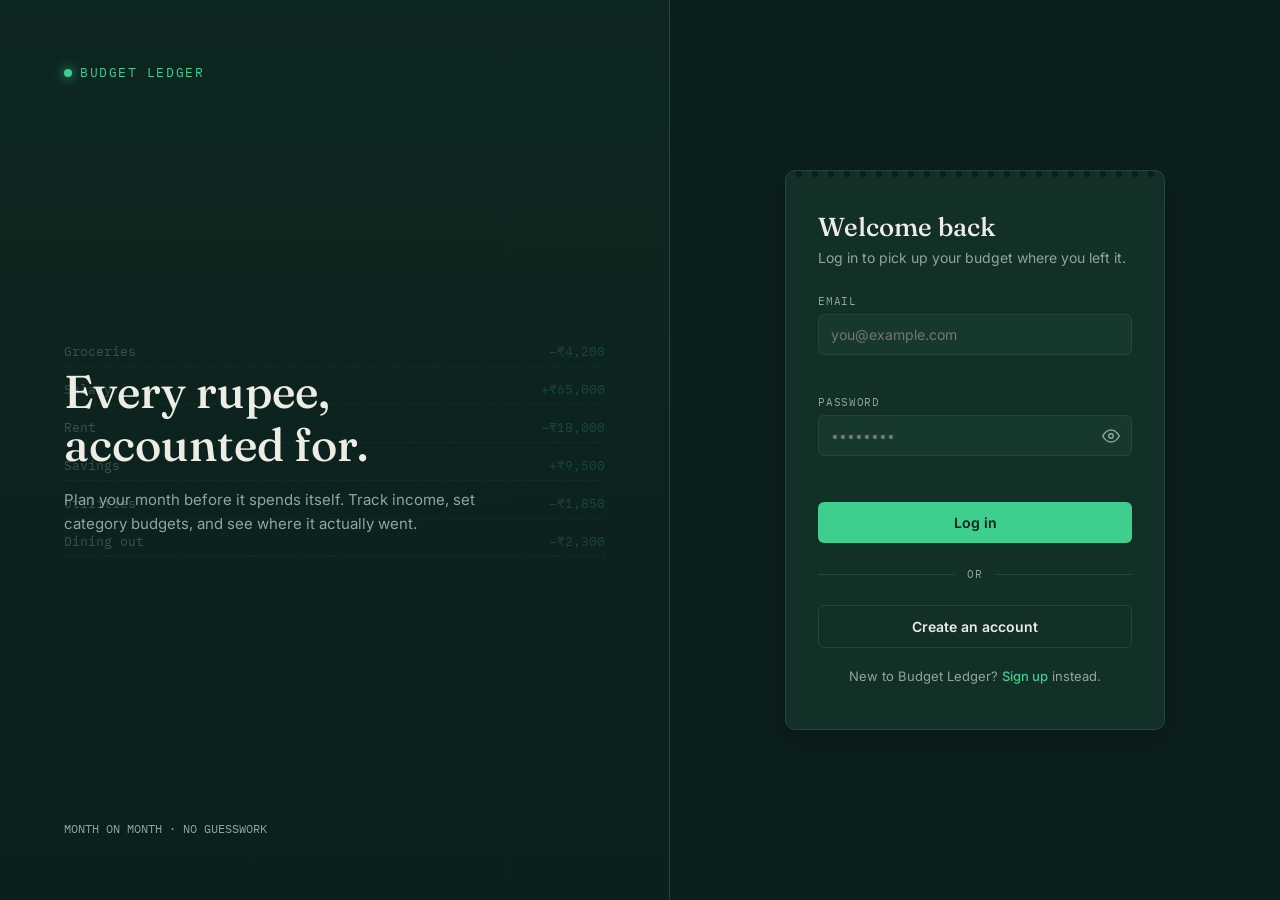
<file: index.html>
<!DOCTYPE html>
<html lang="en">
<head>
<meta charset="UTF-8">
<meta name="viewport" content="width=device-width, initial-scale=1.0">
<title>Log in — Budget Ledger</title>
<link rel="stylesheet" href="styles.css">
</head>
<body>

<div class="page">

  <!-- Left: brand panel -->
  <section class="brand-panel">
    <div class="ledger-lines" aria-hidden="true">
      <div class="ledger-row"><span>Groceries</span><span>−₹4,200</span></div>
      <div class="ledger-row"><span>Salary</span><span>+₹65,000</span></div>
      <div class="ledger-row"><span>Rent</span><span>−₹18,000</span></div>
      <div class="ledger-row"><span>Savings</span><span>+₹9,500</span></div>
      <div class="ledger-row"><span>Utilities</span><span>−₹1,850</span></div>
      <div class="ledger-row"><span>Dining out</span><span>−₹2,300</span></div>
    </div>

    <div class="brand-mark">Budget Ledger</div>

    <div class="brand-copy">
      <h1>Every rupee, accounted for.</h1>
      <p>Plan your month before it spends itself. Track income, set category budgets, and see where it actually went.</p>
    </div>

    <div class="brand-foot">MONTH ON MONTH · NO GUESSWORK</div>
  </section>

  <!-- Right: login form -->
  <section class="form-panel">
    <div class="receipt-card">
      <h2>Welcome back</h2>
      <p class="subtitle">Log in to pick up your budget where you left it.</p>

      <div class="status-banner" id="statusBanner"></div>

      <form id="loginForm" novalidate>
        <div class="field">
          <label for="email">Email</label>
          <input type="email" id="email" name="email" placeholder="you@example.com" autocomplete="email">
          <span class="field-error" id="emailError"></span>
        </div>

        <div class="field">
          <label for="password">Password</label>
          <div class="password-field">
            <input type="password" id="password" name="password" placeholder="••••••••" autocomplete="current-password">
            <button type="button" class="password-toggle" data-target="password" aria-label="Show password"></button>
          </div>
          <span class="field-error" id="passwordError"></span>
        </div>

        <button type="submit" class="btn btn-primary">Log in</button>
      </form>

      <div class="divider">or</div>

      <button type="button" class="btn btn-secondary" id="signupBtn">Create an account</button>

      <p class="form-foot">New to Budget Ledger? <a href="signup.html">Sign up</a> instead.</p>
    </div>
  </section>

</div>

<script src="api-bridge.js"></script>
<script src="ui-helpers.js"></script>
<script src="script.js"></script>
</body>
</html>
</file>
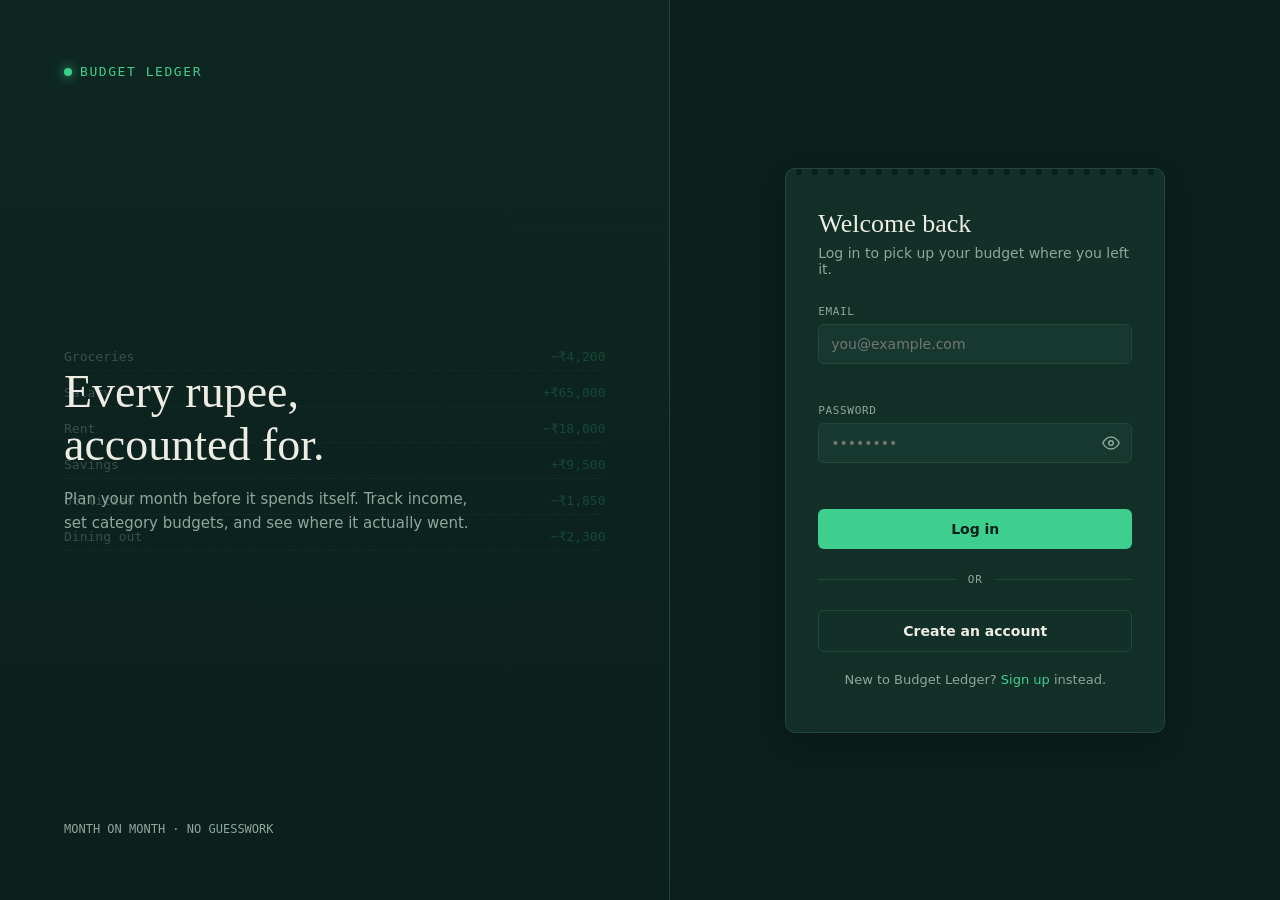
<file: account.html>
<!DOCTYPE html>
<html lang="en">
<head>
<meta charset="UTF-8">
<meta name="viewport" content="width=device-width, initial-scale=1.0">
<title>Account — Budget Ledger</title>
<link rel="stylesheet" href="styles.css">
</head>
<body>

<div class="app-shell">
  <header class="topbar">
    <div class="topbar-brand">Budget Ledger</div>
    <nav class="topbar-nav">
      <a href="dashboard.html">Dashboard</a>
      <a href="reports.html" id="navReports">Reports</a>
      <a href="loans.html" id="navLoans">Loans</a>
      <a href="income.html" id="navIncome">Income</a>
      <a href="admin.html" id="adminLink" style="display:none;">Admin</a>
      <a href="account.html" class="active">Account</a>
    </nav>
    <div class="topbar-user">
      <span class="badge" id="roleBadge">…</span>
      <button class="btn-ghost" id="logoutBtn">Log out</button>
    </div>
  </header>

  <main class="app-main">
    <h1>Account</h1>
    <p class="lede">Your details and password.</p>

    <section class="panel">
      <div class="panel-head">
        <h2>Profile</h2>
      </div>
      <p><strong id="profileName">—</strong></p>
      <p class="muted-note" id="profileEmail">—</p>
    </section>

    <section class="panel" style="max-width:420px;">
      <div class="panel-head">
        <h2>Change password</h2>
      </div>

      <div class="status-banner" id="statusBanner"></div>

      <form id="passwordForm" novalidate>
        <div class="field">
          <label for="currentPassword">Current password</label>
          <div class="password-field">
            <input type="password" id="currentPassword" autocomplete="current-password">
            <button type="button" class="password-toggle" data-target="currentPassword" aria-label="Show password"></button>
          </div>
          <span class="field-error" id="currentPasswordError"></span>
        </div>
        <div class="field">
          <label for="newPassword">New password</label>
          <div class="password-field">
            <input type="password" id="newPassword" autocomplete="new-password">
            <button type="button" class="password-toggle" data-target="newPassword" aria-label="Show password"></button>
          </div>
          <span class="field-error" id="newPasswordError"></span>
        </div>
        <div class="field">
          <label for="confirmNewPassword">Confirm new password</label>
          <div class="password-field">
            <input type="password" id="confirmNewPassword" autocomplete="new-password">
            <button type="button" class="password-toggle" data-target="confirmNewPassword" aria-label="Show password"></button>
          </div>
          <span class="field-error" id="confirmNewPasswordError"></span>
        </div>
        <button type="submit" class="btn btn-primary">Update password</button>
      </form>
    </section>

    <section class="panel danger-panel" style="max-width:420px;">
      <div class="panel-head">
        <h2>Delete account</h2>
      </div>
      <p class="muted-note">
        This permanently removes your account, your categories, your budget plans, and every
        expense you've logged. This can't be undone.
      </p>

      <div class="status-banner" id="deleteStatusBanner"></div>

      <button class="btn-ghost danger-btn" id="showDeleteFormBtn">Delete my account</button>

      <form id="deleteAccountForm" novalidate style="display:none; margin-top:16px;">
        <div class="field">
          <label for="deletePassword">Confirm your password</label>
          <div class="password-field">
            <input type="password" id="deletePassword" autocomplete="current-password">
            <button type="button" class="password-toggle" data-target="deletePassword" aria-label="Show password"></button>
          </div>
          <span class="field-error" id="deletePasswordError"></span>
        </div>
        <button type="submit" class="btn danger-btn-solid">Permanently delete my account</button>
      </form>
    </section>
  </main>
</div>

<script src="api-bridge.js"></script>
<script src="ui-helpers.js"></script>
<script src="account.js"></script>
</body>
</html>
</file>
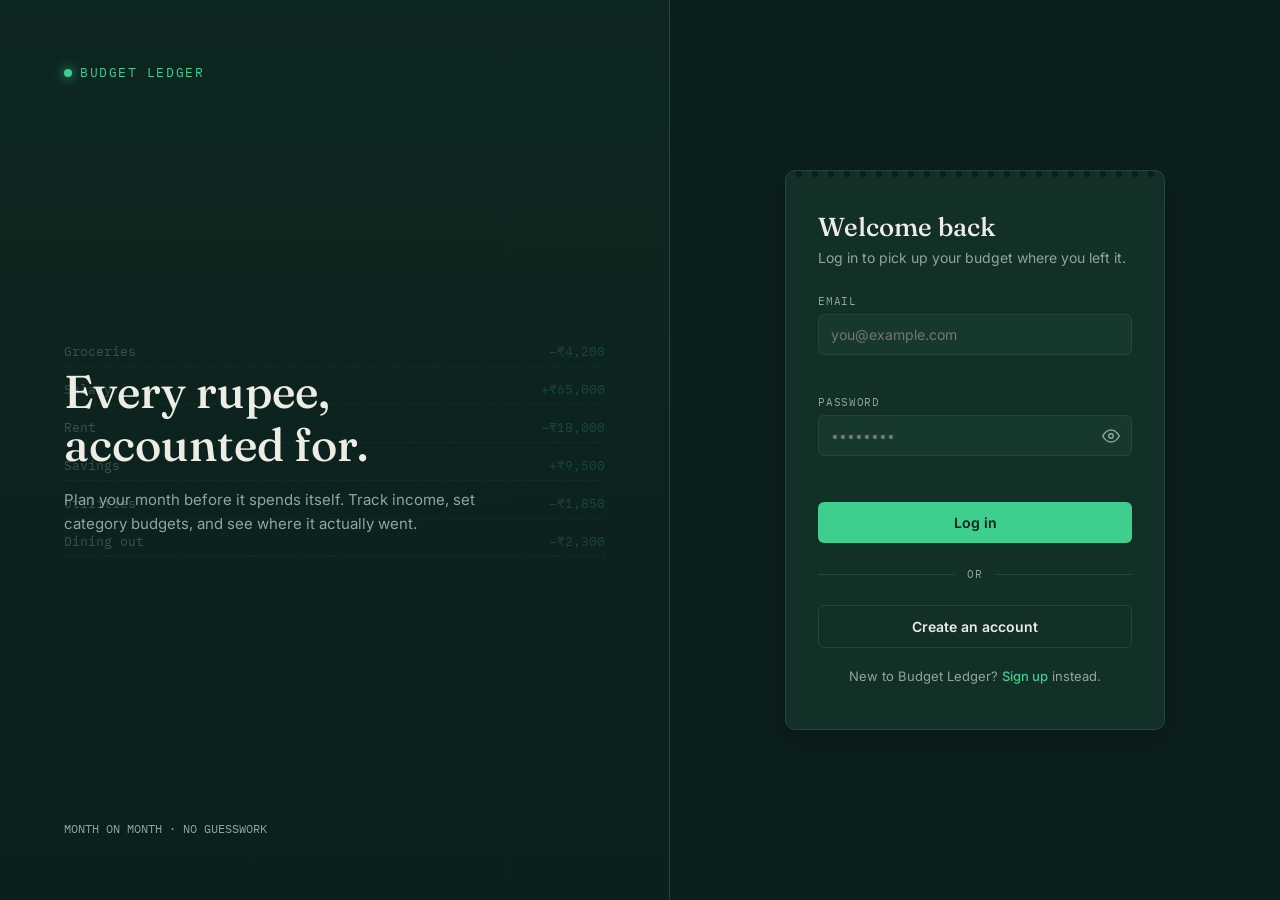
<file: admin.html>
<!DOCTYPE html>
<html lang="en">
<head>
<meta charset="UTF-8">
<meta name="viewport" content="width=device-width, initial-scale=1.0">
<title>Admin — Budget Ledger</title>
<link rel="stylesheet" href="styles.css">
</head>
<body>

<div class="app-shell">
  <header class="topbar">
    <div class="topbar-brand">Budget Ledger</div>
    <nav class="topbar-nav">
      <a href="dashboard.html">Dashboard</a>
      <a href="reports.html" id="navReports">Reports</a>
      <a href="loans.html" id="navLoans">Loans</a>
      <a href="income.html" id="navIncome">Income</a>
      <a href="admin.html" class="active">Admin</a>
      <a href="account.html">Account</a>
    </nav>
    <div class="topbar-user">
      <span class="badge badge-admin">Admin</span>
      <button class="btn-ghost" id="logoutBtn">Log out</button>
    </div>
  </header>

  <main class="app-main">
    <h1>Manage users</h1>
    <p class="lede">
      Set each person's role. Editors and viewers only see the members you grant them below —
      editors can edit those records, viewers can only view them. Everyone always keeps full access
      to their own record.
    </p>

    <div id="adminContent">
      <p class="muted-note">Loading users…</p>
    </div>
  </main>
</div>

<script src="api-bridge.js"></script>
<script src="ui-helpers.js"></script>
<script src="admin.js"></script>
</body>
</html>
</file>
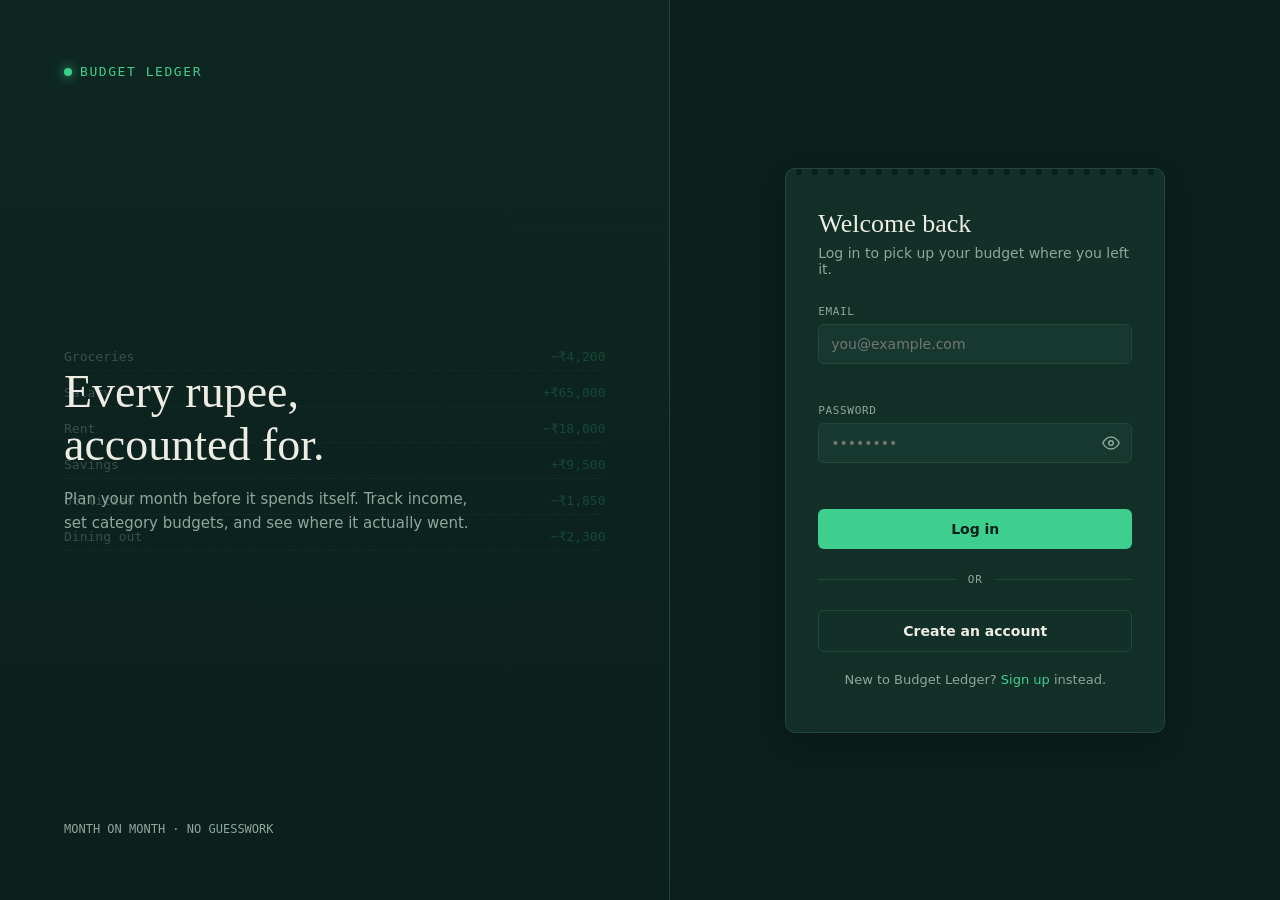
<file: budget.html>
<!DOCTYPE html>
<html lang="en">
<head>
<meta charset="UTF-8">
<meta name="viewport" content="width=device-width, initial-scale=1.0">
<title>Budget — Budget Ledger</title>
<link rel="stylesheet" href="styles.css">
</head>
<body>

<div class="app-shell">
  <header class="topbar">
    <div class="topbar-brand">Budget Ledger</div>
    <nav class="topbar-nav">
      <a href="dashboard.html">Dashboard</a>
      <a href="reports.html" id="navReports">Reports</a>
      <a href="loans.html" id="navLoans">Loans</a>
      <a href="income.html" id="navIncome">Income</a>
      <a href="admin.html" id="adminLink" style="display:none;">Admin</a>
      <a href="account.html">Account</a>
    </nav>
    <div class="topbar-user">
      <span class="badge" id="roleBadge">…</span>
      <button class="btn-ghost" id="logoutBtn">Log out</button>
    </div>
  </header>

  <main class="app-main">
    <div class="viewing-banner" id="viewingBanner" style="display:none;">
      <div class="viewing-who">
        <span class="badge" id="viewingBadge"></span>
        <span class="viewing-name" id="viewingName"></span>
        <span class="viewing-email" id="viewingEmail"></span>
      </div>
      <span class="muted-note" id="viewingAccessNote"></span>
    </div>

    <h1 id="budgetTitle">Budget</h1>

    <div class="month-nav">
      <button class="btn-ghost" id="prevMonth">← Prev</button>
      <span class="month-label" id="monthLabel">—</span>
      <button class="btn-ghost" id="nextMonth">Next →</button>
    </div>

    <h2 class="section-heading">This month's cash flow</h2>
    <div class="summary-strip" id="cashFlowStrip"></div>

    <h2 class="section-heading">Budget</h2>
    <div class="summary-strip" id="summaryStrip"></div>

    <div class="status-banner" id="statusBanner"></div>

    <section class="panel">
      <div class="panel-head">
        <h2>Categories</h2>
        <div id="addCategoryBox" style="display:none;">
          <input type="text" id="newCategoryName" placeholder="New category name" class="inline-input">
          <button class="save-btn" id="addCategoryBtn">Add</button>
        </div>
      </div>
      <div class="table-scroll">
        <table class="admin-table" id="categoryTable">
          <thead>
            <tr>
              <th>Category</th>
              <th>Planned</th>
              <th>Spent</th>
              <th>Remaining</th>
              <th></th>
            </tr>
          </thead>
          <tbody id="categoryTableBody"></tbody>
        </table>
      </div>
      <div style="margin-top:14px;">
        <button class="save-btn" id="savePlansBtn" style="display:none;">Save planned amounts</button>
      </div>
    </section>

    <section class="panel">
      <div class="panel-head">
        <h2>Log an expense</h2>
      </div>
      <form id="expenseForm" class="expense-form" style="display:none;">
        <div class="field">
          <label for="expCategory">Category</label>
          <select id="expCategory"></select>
        </div>
        <div class="field">
          <label for="expAmount">Amount</label>
          <input type="number" id="expAmount" min="0" step="1" placeholder="0">
        </div>
        <div class="field">
          <label for="expDate">Date</label>
          <div class="date-field">
            <input type="date" id="expDate">
            <span class="date-icon" aria-hidden="true">
              <svg width="16" height="16" viewBox="0 0 24 24" fill="none" stroke="currentColor" stroke-width="2" stroke-linecap="round" stroke-linejoin="round"><rect x="3" y="4" width="18" height="18" rx="2"></rect><line x1="16" y1="2" x2="16" y2="6"></line><line x1="8" y1="2" x2="8" y2="6"></line><line x1="3" y1="10" x2="21" y2="10"></line></svg>
            </span>
          </div>
        </div>
        <div class="field expense-note-field">
          <label for="expNote">Note (optional)</label>
          <input type="text" id="expNote" placeholder="What was this for?">
        </div>
        <button type="submit" class="btn btn-primary">Add expense</button>
      </form>
      <p class="muted-note" id="viewOnlyNote" style="display:none;">You have view-only access — expenses can't be added.</p>
    </section>

    <section class="panel">
      <div class="panel-head">
        <h2>This month's entries</h2>
      </div>
      <div class="expense-filters" id="expenseFilters">
        <div class="field">
          <label for="filterDate">Date</label>
          <input type="date" id="filterDate">
        </div>
        <div class="field">
          <label for="filterCategory">Category</label>
          <select id="filterCategory">
            <option value="">All categories</option>
          </select>
        </div>
        <div class="field">
          <label for="filterNote">Note contains</label>
          <input type="text" id="filterNote" placeholder="Search note...">
        </div>
        <div class="field">
          <label for="filterMinAmount">Min amount</label>
          <input type="number" id="filterMinAmount" min="0" step="1" placeholder="0">
        </div>
        <div class="field">
          <label for="filterMaxAmount">Max amount</label>
          <input type="number" id="filterMaxAmount" min="0" step="1" placeholder="No max">
        </div>
        <button class="btn-ghost" id="clearFiltersBtn" type="button">Clear filters</button>
      </div>
      <div class="table-scroll">
        <table class="admin-table" id="expenseTable">
          <thead>
            <tr>
              <th>Date</th>
              <th>Category</th>
              <th>Amount</th>
              <th>Note</th>
              <th></th>
            </tr>
          </thead>
          <tbody id="expenseTableBody"></tbody>
        </table>
      </div>
      <div class="empty-state" id="expenseEmptyState" style="display:none;">No expenses logged for this month yet.</div>
    </section>
  </main>
</div>

<script src="api-bridge.js"></script>
<script src="ui-helpers.js"></script>
<script src="budget.js"></script>
</body>
</html>
</file>
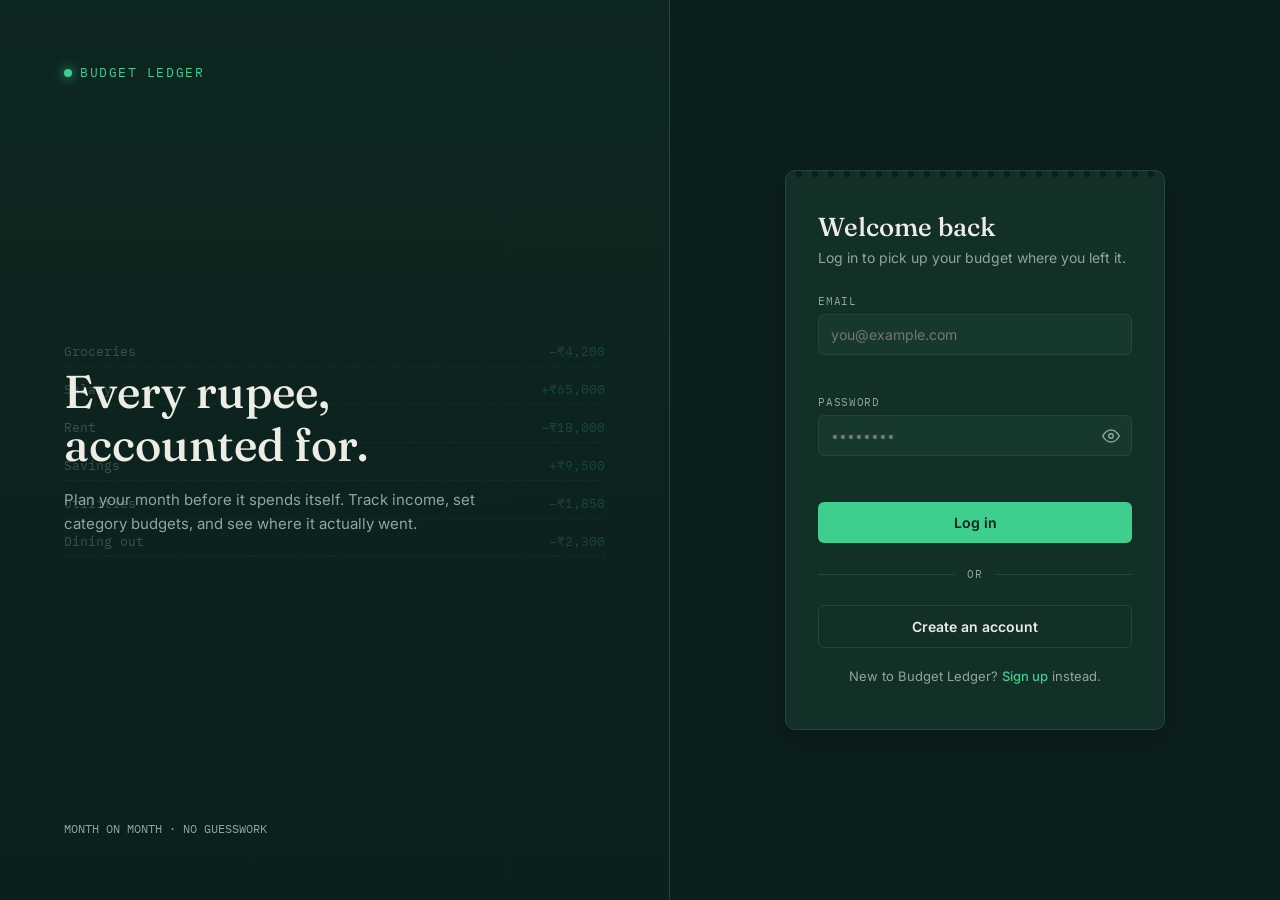
<file: dashboard.html>
<!DOCTYPE html>
<html lang="en">
<head>
<meta charset="UTF-8">
<meta name="viewport" content="width=device-width, initial-scale=1.0">
<title>Dashboard — Budget Ledger</title>
<link rel="stylesheet" href="styles.css">
</head>
<body>

<div class="app-shell">
  <header class="topbar">
    <div class="topbar-brand">Budget Ledger</div>
    <nav class="topbar-nav">
      <a href="dashboard.html" class="active">Dashboard</a>
      <a href="reports.html" id="navReports">Reports</a>
      <a href="loans.html" id="navLoans">Loans</a>
      <a href="income.html" id="navIncome">Income</a>
      <a href="admin.html" id="adminLink" style="display:none;">Admin</a>
      <a href="account.html">Account</a>
    </nav>
    <div class="topbar-user">
      <span class="badge" id="roleBadge">…</span>
      <span id="userName" class="muted-note"></span>
      <button class="btn-ghost" id="logoutBtn">Log out</button>
    </div>
  </header>

  <main class="app-main">
    <h1>Your budgets</h1>
    <p class="lede" id="ledeText">Loading what you have access to…</p>

    <div class="member-grid" id="memberGrid"></div>
  </main>
</div>

<script src="api-bridge.js"></script>
<script src="ui-helpers.js"></script>
<script src="dashboard.js"></script>
</body>
</html>
</file>
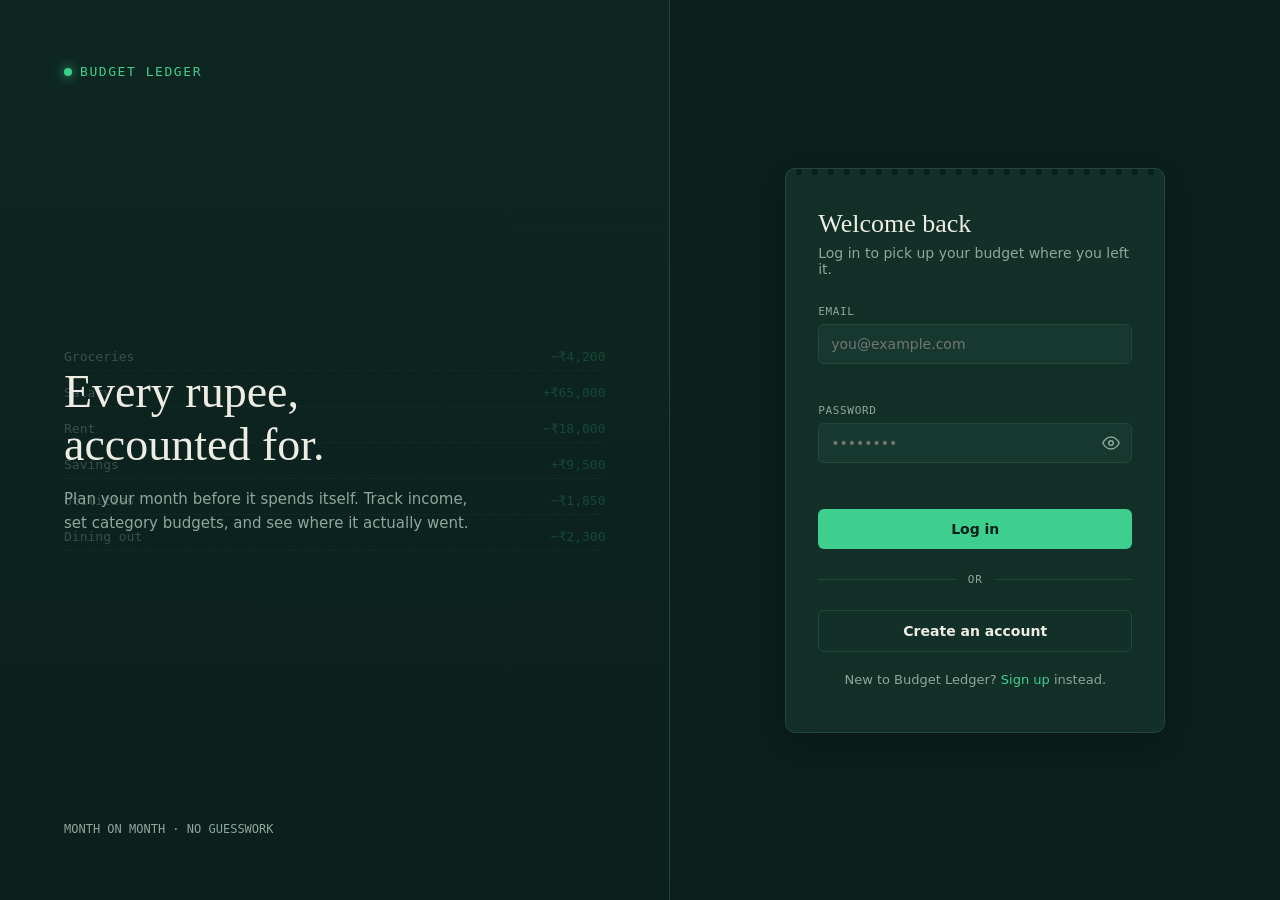
<file: income.html>
<!DOCTYPE html>
<html lang="en">
<head>
<meta charset="UTF-8">
<meta name="viewport" content="width=device-width, initial-scale=1.0">
<title>Income — Budget Ledger</title>
<link rel="stylesheet" href="styles.css">
</head>
<body>

<div class="app-shell">
  <header class="topbar">
    <div class="topbar-brand">Budget Ledger</div>
    <nav class="topbar-nav">
      <a href="dashboard.html">Dashboard</a>
      <a href="reports.html" id="navReports">Reports</a>
      <a href="loans.html" id="navLoans">Loans</a>
      <a href="income.html" id="navIncome" class="active">Income</a>
      <a href="admin.html" id="adminLink" style="display:none;">Admin</a>
      <a href="account.html">Account</a>
    </nav>
    <div class="topbar-user">
      <span class="badge" id="roleBadge">…</span>
      <button class="btn-ghost" id="logoutBtn">Log out</button>
    </div>
  </header>

  <main class="app-main">
    <div class="viewing-banner" id="viewingBanner" style="display:none;">
      <div class="viewing-who">
        <span class="badge" id="viewingBadge"></span>
        <span class="viewing-name" id="viewingName"></span>
        <span class="viewing-email" id="viewingEmail"></span>
      </div>
      <span class="muted-note" id="viewingAccessNote"></span>
    </div>

    <h1 id="incomeTitle">Income</h1>

    <div class="empty-state" id="featureLockedMessage" style="display:none;">
      Income isn't enabled for you yet — ask an admin to turn it on.
    </div>

    <div id="incomeContent">
      <div class="month-nav">
        <button class="btn-ghost" id="prevMonth">← Prev</button>
        <span class="month-label" id="monthLabel">—</span>
        <button class="btn-ghost" id="nextMonth">Next →</button>
      </div>

      <div class="summary-strip" id="summaryStrip"></div>

      <div class="status-banner" id="statusBanner"></div>

      <section class="panel">
        <div class="panel-head">
          <h2>Income sources</h2>
          <div id="addIncomeSourceBox" style="display:none;">
            <input type="text" id="newIncomeSourceName" placeholder="New source name" class="inline-input">
            <button class="save-btn" id="addIncomeSourceBtn">Add</button>
          </div>
        </div>
        <div class="grant-list" id="incomeSourceChips"></div>
      </section>

      <section class="panel">
        <div class="panel-head">
          <h2>Log income</h2>
        </div>
        <form id="incomeForm" class="expense-form" style="display:none;">
          <div class="field">
            <label for="incSource">Source</label>
            <select id="incSource"></select>
          </div>
          <div class="field">
            <label for="incAmount">Amount</label>
            <input type="number" id="incAmount" min="0" step="1" placeholder="0">
          </div>
          <div class="field">
            <label for="incDate">Date</label>
            <div class="date-field">
              <input type="date" id="incDate">
              <span class="date-icon" aria-hidden="true">
                <svg width="16" height="16" viewBox="0 0 24 24" fill="none" stroke="currentColor" stroke-width="2" stroke-linecap="round" stroke-linejoin="round"><rect x="3" y="4" width="18" height="18" rx="2"></rect><line x1="16" y1="2" x2="16" y2="6"></line><line x1="8" y1="2" x2="8" y2="6"></line><line x1="3" y1="10" x2="21" y2="10"></line></svg>
              </span>
            </div>
          </div>
          <div class="field expense-note-field">
            <label for="incNote">Note (optional)</label>
            <input type="text" id="incNote" placeholder="Where did this come from?">
          </div>
          <button type="submit" class="btn btn-primary">Add income</button>
        </form>
        <p class="muted-note" id="incomeViewOnlyNote" style="display:none;">You have view-only access — income can't be added.</p>
      </section>

      <section class="panel">
        <div class="panel-head">
          <h2>This month's income</h2>
        </div>
        <div class="table-scroll">
          <table class="admin-table" id="incomeTable">
            <thead>
              <tr>
                <th>Date</th>
                <th>Source</th>
                <th>Amount</th>
                <th>Note</th>
                <th></th>
              </tr>
            </thead>
            <tbody id="incomeTableBody"></tbody>
          </table>
        </div>
        <div class="empty-state" id="incomeEmptyState" style="display:none;">No income logged for this month yet.</div>
      </section>
    </div>
  </main>
</div>

<script src="api-bridge.js"></script>
<script src="ui-helpers.js"></script>
<script src="income.js"></script>
</body>
</html>
</file>
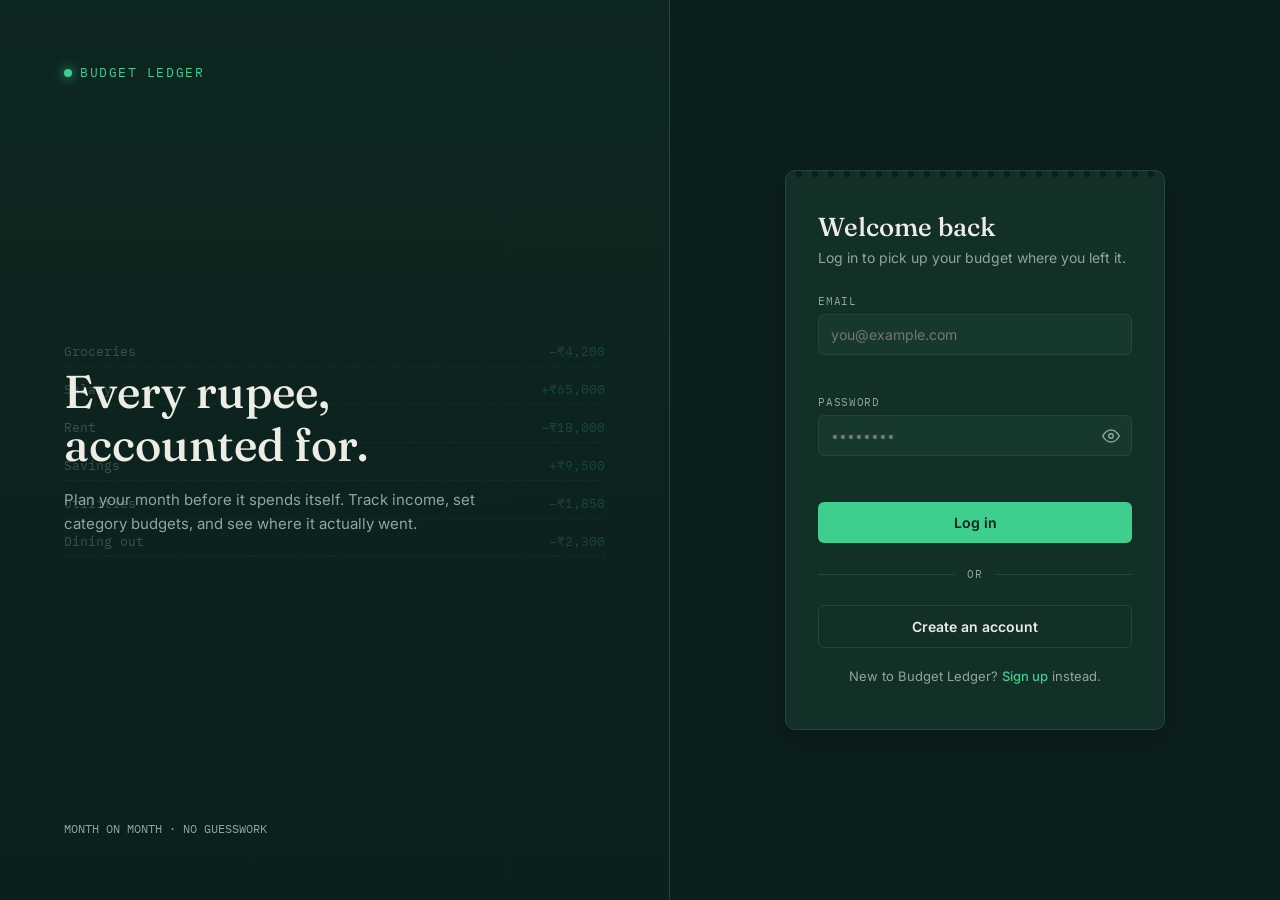
<file: loans.html>
<!DOCTYPE html>
<html lang="en">
<head>
<meta charset="UTF-8">
<meta name="viewport" content="width=device-width, initial-scale=1.0">
<title>Loans — Budget Ledger</title>
<link rel="stylesheet" href="styles.css">
</head>
<body>

<div class="app-shell">
  <header class="topbar">
    <div class="topbar-brand">Budget Ledger</div>
    <nav class="topbar-nav">
      <a href="dashboard.html">Dashboard</a>
      <a href="reports.html" id="navReports">Reports</a>
      <a href="loans.html" id="navLoans" class="active">Loans</a>
      <a href="income.html" id="navIncome">Income</a>
      <a href="admin.html" id="adminLink" style="display:none;">Admin</a>
      <a href="account.html">Account</a>
    </nav>
    <div class="topbar-user">
      <span class="badge" id="roleBadge">…</span>
      <button class="btn-ghost" id="logoutBtn">Log out</button>
    </div>
  </header>

  <main class="app-main">
    <div class="viewing-banner" id="viewingBanner" style="display:none;">
      <div class="viewing-who">
        <span class="badge" id="viewingBadge"></span>
        <span class="viewing-name" id="viewingName"></span>
        <span class="viewing-email" id="viewingEmail"></span>
      </div>
      <span class="muted-note" id="viewingAccessNote"></span>
    </div>

    <h1>Loans</h1>
    <p class="lede">Money you owe, and money owed to you. Kept separate from the monthly budget.</p>

    <div class="empty-state" id="featureLockedMessage" style="display:none;">
      Loans isn't enabled for you yet — ask an admin to turn it on.
    </div>

    <div id="loansContent">
      <div class="summary-strip" id="summaryStrip"></div>

      <div class="status-banner" id="statusBanner"></div>

      <section class="panel">
        <div class="panel-head">
          <h2>Add a loan</h2>
        </div>
        <form id="loanForm" class="expense-form" style="display:none;">
          <div class="field">
            <label for="loanDirection">Direction</label>
            <select id="loanDirection">
              <option value="owe_to">I owe them</option>
              <option value="owe_from">They owe me</option>
            </select>
          </div>
          <div class="field">
            <label for="loanPerson">Person</label>
            <input type="text" id="loanPerson" placeholder="Name">
          </div>
          <div class="field">
            <label for="loanAmount">Amount</label>
            <input type="number" id="loanAmount" min="0" step="1" placeholder="0">
          </div>
          <div class="field">
            <label for="loanDate">Date</label>
            <div class="date-field">
              <input type="date" id="loanDate">
              <span class="date-icon" aria-hidden="true">
                <svg width="16" height="16" viewBox="0 0 24 24" fill="none" stroke="currentColor" stroke-width="2" stroke-linecap="round" stroke-linejoin="round"><rect x="3" y="4" width="18" height="18" rx="2"></rect><line x1="16" y1="2" x2="16" y2="6"></line><line x1="8" y1="2" x2="8" y2="6"></line><line x1="3" y1="10" x2="21" y2="10"></line></svg>
              </span>
            </div>
          </div>
          <div class="field expense-note-field">
            <label for="loanNote">Note (optional)</label>
            <input type="text" id="loanNote" placeholder="What was this for?">
          </div>
          <button type="submit" class="btn btn-primary">Add loan</button>
        </form>
        <p class="muted-note" id="viewOnlyNote" style="display:none;">You have view-only access — loans can't be added or changed.</p>
      </section>

      <section class="panel">
        <div class="panel-head">
          <h2>All loans</h2>
          <label style="display:flex; align-items:center; gap:8px; font-size:13px; color: var(--text-muted); cursor:pointer;">
            <input type="checkbox" id="showSettledToggle">
            Show settled
          </label>
        </div>
        <div class="table-scroll">
          <table class="admin-table" id="loanTable">
            <thead>
              <tr>
                <th>Direction</th>
                <th>Person</th>
                <th>Amount</th>
                <th>Paid</th>
                <th>Remaining</th>
                <th>Date</th>
                <th>Note</th>
                <th></th>
              </tr>
            </thead>
            <tbody id="loanTableBody"></tbody>
          </table>
        </div>
        <div class="empty-state" id="loanEmptyState" style="display:none;">No loans logged yet.</div>
      </section>
    </div>
  </main>
</div>

<script src="api-bridge.js"></script>
<script src="ui-helpers.js"></script>
<script src="loans.js"></script>
</body>
</html>
</file>
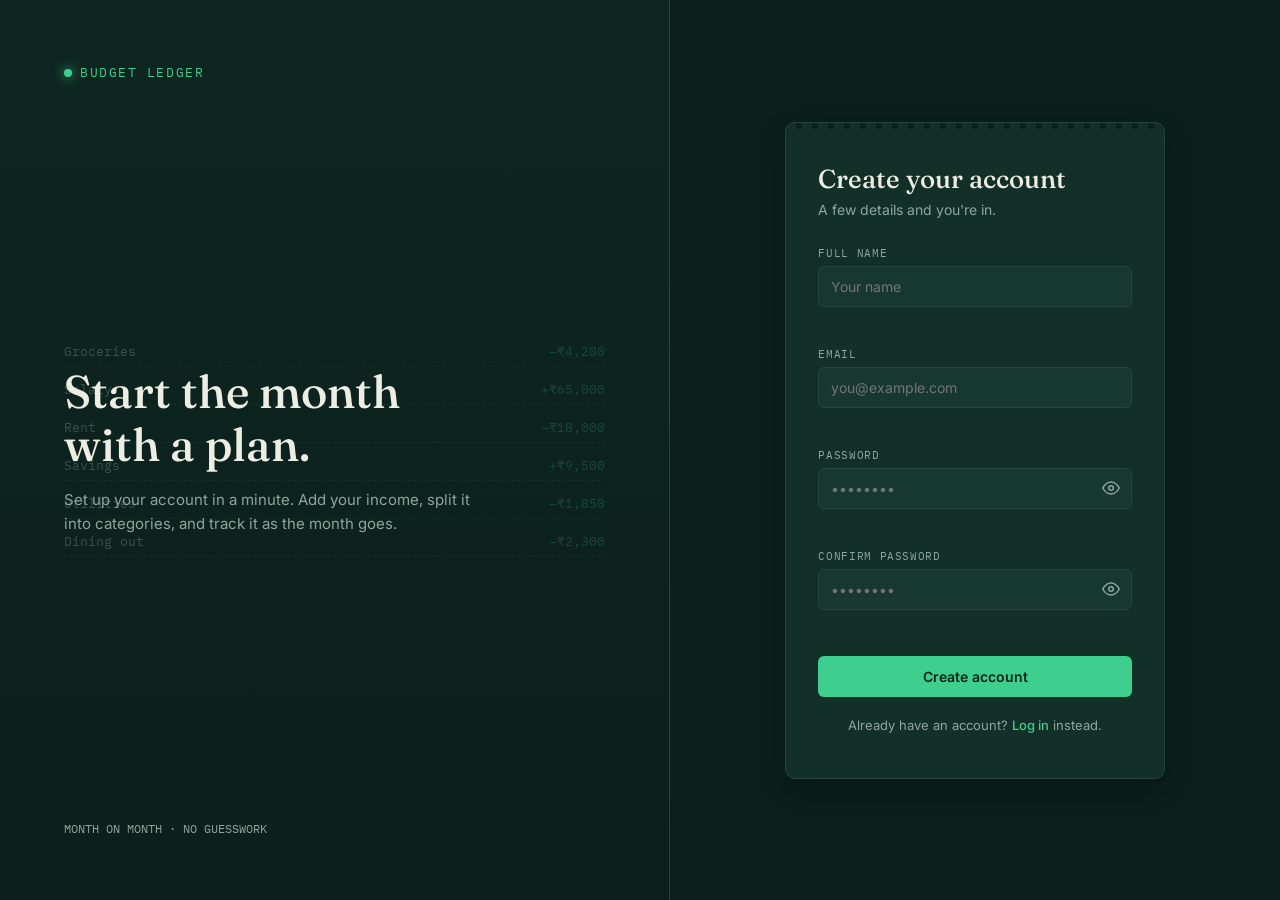
<file: signup.html>
<!DOCTYPE html>
<html lang="en">
<head>
<meta charset="UTF-8">
<meta name="viewport" content="width=device-width, initial-scale=1.0">
<title>Sign up — Budget Ledger</title>
<link rel="stylesheet" href="styles.css">
</head>
<body>

<div class="page">

  <!-- Left: brand panel -->
  <section class="brand-panel">
    <div class="ledger-lines" aria-hidden="true">
      <div class="ledger-row"><span>Groceries</span><span>−₹4,200</span></div>
      <div class="ledger-row"><span>Salary</span><span>+₹65,000</span></div>
      <div class="ledger-row"><span>Rent</span><span>−₹18,000</span></div>
      <div class="ledger-row"><span>Savings</span><span>+₹9,500</span></div>
      <div class="ledger-row"><span>Utilities</span><span>−₹1,850</span></div>
      <div class="ledger-row"><span>Dining out</span><span>−₹2,300</span></div>
    </div>

    <div class="brand-mark">Budget Ledger</div>

    <div class="brand-copy">
      <h1>Start the month with a plan.</h1>
      <p>Set up your account in a minute. Add your income, split it into categories, and track it as the month goes.</p>
    </div>

    <div class="brand-foot">MONTH ON MONTH · NO GUESSWORK</div>
  </section>

  <!-- Right: signup form -->
  <section class="form-panel">
    <div class="receipt-card">
      <h2>Create your account</h2>
      <p class="subtitle">A few details and you're in.</p>

      <div class="status-banner" id="statusBanner"></div>

      <form id="signupForm" novalidate>
        <div class="field">
          <label for="name">Full name</label>
          <input type="text" id="name" name="name" placeholder="Your name" autocomplete="name">
          <span class="field-error" id="nameError"></span>
        </div>

        <div class="field">
          <label for="email">Email</label>
          <input type="email" id="email" name="email" placeholder="you@example.com" autocomplete="email">
          <span class="field-error" id="emailError"></span>
        </div>

        <div class="field">
          <label for="password">Password</label>
          <div class="password-field">
            <input type="password" id="password" name="password" placeholder="••••••••" autocomplete="new-password">
            <button type="button" class="password-toggle" data-target="password" aria-label="Show password"></button>
          </div>
          <span class="field-error" id="passwordError"></span>
        </div>

        <div class="field">
          <label for="confirmPassword">Confirm password</label>
          <div class="password-field">
            <input type="password" id="confirmPassword" name="confirmPassword" placeholder="••••••••" autocomplete="new-password">
            <button type="button" class="password-toggle" data-target="confirmPassword" aria-label="Show password"></button>
          </div>
          <span class="field-error" id="confirmPasswordError"></span>
        </div>

        <button type="submit" class="btn btn-primary">Create account</button>
      </form>

      <p class="form-foot">Already have an account? <a href="index.html">Log in</a> instead.</p>
    </div>
  </section>

</div>

<script src="api-bridge.js"></script>
<script src="ui-helpers.js"></script>
<script src="script.js"></script>
</body>
</html>
</file>
<file: styles.css>
/* ===========================================================
   Budget Ledger — shared design tokens & styles
   =========================================================== */

@import url('https://fonts.googleapis.com/css2?family=Fraunces:opsz,wght@9..144,400;9..144,500;9..144,600&family=Inter:wght@400;500;600&family=IBM+Plex+Mono:wght@400;500&display=swap');

:root {
  --bg: #0b1f1c;
  --surface: #123028;
  --surface-alt: #16382f;
  --accent: #3ecf8e;
  --accent-dim: #2b8f63;
  --accent-warm: #d4a853;
  --text: #ededE4;
  --text-muted: #8fa69c;
  --border: #24463b;
  --danger: #e07a5f;

  --font-display: 'Fraunces', serif;
  --font-body: 'Inter', system-ui, sans-serif;
  --font-mono: 'IBM Plex Mono', monospace;

  --radius: 10px;
}

* {
  box-sizing: border-box;
}

html, body {
  margin: 0;
  padding: 0;
  height: 100%;
}

body {
  background: var(--bg);
  color: var(--text);
  font-family: var(--font-body);
  min-height: 100vh;
}

a {
  color: inherit;
}

/* ---------- Layout ---------- */

.page {
  display: grid;
  grid-template-columns: 1.1fr 1fr;
  min-height: 100vh;
}

@media (max-width: 860px) {
  .page {
    grid-template-columns: 1fr;
  }
  .brand-panel {
    min-height: 260px;
    padding: 40px 32px;
  }
}

/* ---------- Brand panel (left) ---------- */

.brand-panel {
  position: relative;
  background: linear-gradient(180deg, #0e2621 0%, #0b1f1c 100%);
  border-right: 1px solid var(--border);
  padding: 64px;
  display: flex;
  flex-direction: column;
  justify-content: space-between;
  overflow: hidden;
}

.brand-mark {
  font-family: var(--font-mono);
  font-size: 13px;
  letter-spacing: 0.12em;
  text-transform: uppercase;
  color: var(--accent);
  display: flex;
  align-items: center;
  gap: 8px;
  z-index: 2;
}

.brand-mark::before {
  content: '';
  width: 8px;
  height: 8px;
  border-radius: 50%;
  background: var(--accent);
  box-shadow: 0 0 12px var(--accent);
}

.brand-copy {
  z-index: 2;
  max-width: 420px;
}

.brand-copy h1 {
  font-family: var(--font-display);
  font-weight: 500;
  font-size: clamp(32px, 4vw, 46px);
  line-height: 1.15;
  margin: 0 0 16px;
}

.brand-copy p {
  color: var(--text-muted);
  font-size: 15px;
  line-height: 1.6;
  margin: 0;
}

.brand-foot {
  font-family: var(--font-mono);
  font-size: 12px;
  color: var(--text-muted);
  z-index: 2;
}

/* Ambient ledger-line animation */
.ledger-lines {
  position: absolute;
  inset: 0;
  display: flex;
  flex-direction: column;
  justify-content: center;
  gap: 14px;
  padding: 0 64px;
  opacity: 0.35;
  pointer-events: none;
  mask-image: linear-gradient(180deg, transparent, black 30%, black 70%, transparent);
}

.ledger-row {
  display: flex;
  justify-content: space-between;
  font-family: var(--font-mono);
  font-size: 13px;
  color: var(--text-muted);
  border-bottom: 1px dashed var(--border);
  padding-bottom: 6px;
  animation: drift 18s linear infinite;
}

.ledger-row span:last-child {
  color: var(--accent-dim);
}

@keyframes drift {
  0%   { transform: translateX(0); }
  50%  { transform: translateX(6px); }
  100% { transform: translateX(0); }
}

@media (prefers-reduced-motion: reduce) {
  .ledger-row { animation: none; }
}

/* ---------- Form panel (right) ---------- */

.form-panel {
  display: flex;
  align-items: center;
  justify-content: center;
  padding: 40px 24px;
}

.receipt-card {
  width: 100%;
  max-width: 380px;
  background: var(--surface);
  border: 1px solid var(--border);
  border-radius: var(--radius);
  padding: 40px 32px 32px;
  position: relative;
}

/* Perforated "receipt" top edge */
.receipt-card::before {
  content: '';
  position: absolute;
  top: -1px;
  left: 0;
  right: 0;
  height: 8px;
  background-image: radial-gradient(circle, var(--bg) 3px, transparent 3.5px);
  background-size: 16px 8px;
  background-repeat: repeat-x;
  background-position: center top;
}

.receipt-card h2 {
  font-family: var(--font-display);
  font-weight: 500;
  font-size: 26px;
  margin: 0 0 6px;
}

.receipt-card .subtitle {
  color: var(--text-muted);
  font-size: 14px;
  margin: 0 0 28px;
}

.field {
  margin-bottom: 18px;
}

.field label {
  display: block;
  font-family: var(--font-mono);
  font-size: 11px;
  letter-spacing: 0.06em;
  text-transform: uppercase;
  color: var(--text-muted);
  margin-bottom: 6px;
}

.field input {
  width: 100%;
  background: var(--surface-alt);
  border: 1px solid var(--border);
  border-radius: 6px;
  padding: 11px 12px;
  font-family: var(--font-body);
  font-size: 14px;
  color: var(--text);
  outline: none;
  transition: border-color 0.15s ease, box-shadow 0.15s ease;
}

.field input:focus {
  border-color: var(--accent);
  box-shadow: 0 0 0 3px rgba(62, 207, 142, 0.15);
}

.field-error {
  display: block;
  min-height: 16px;
  font-size: 12px;
  color: var(--danger);
  margin-top: 6px;
}

.btn {
  width: 100%;
  border: none;
  border-radius: 6px;
  padding: 12px 14px;
  font-family: var(--font-body);
  font-size: 14px;
  font-weight: 600;
  cursor: pointer;
  transition: transform 0.1s ease, background 0.15s ease;
}

.btn:active {
  transform: scale(0.98);
}

.btn-primary {
  background: var(--accent);
  color: #08211a;
  margin-top: 6px;
}

.btn-primary:hover {
  background: #4fdc9c;
}

.divider {
  display: flex;
  align-items: center;
  gap: 12px;
  margin: 24px 0;
  color: var(--text-muted);
  font-family: var(--font-mono);
  font-size: 11px;
  text-transform: uppercase;
  letter-spacing: 0.08em;
}

.divider::before,
.divider::after {
  content: '';
  flex: 1;
  height: 1px;
  background: var(--border);
}

.btn-secondary {
  background: transparent;
  color: var(--text);
  border: 1px solid var(--border);
}

.btn-secondary:hover {
  border-color: var(--accent-warm);
  color: var(--accent-warm);
}

.form-foot {
  margin-top: 20px;
  text-align: center;
  font-size: 13px;
  color: var(--text-muted);
}

.form-foot a {
  color: var(--accent);
  text-decoration: none;
  font-weight: 500;
}

.form-foot a:hover {
  text-decoration: underline;
}

.status-banner {
  display: none;
  font-family: var(--font-mono);
  font-size: 12px;
  padding: 10px 12px;
  border-radius: 6px;
  margin-bottom: 18px;
  border: 1px solid;
}

.status-banner.show {
  display: block;
}

.status-banner.success {
  background: rgba(62, 207, 142, 0.1);
  border-color: var(--accent-dim);
  color: var(--accent);
}

.status-banner.error {
  background: rgba(224, 122, 95, 0.1);
  border-color: var(--danger);
  color: var(--danger);
}

/* Visible keyboard focus for accessibility */
a:focus-visible,
button:focus-visible,
input:focus-visible {
  outline: 2px solid var(--accent-warm);
  outline-offset: 2px;
}

/* ===========================================================
   App shell (post-login pages: dashboard, admin, record)
   =========================================================== */

.app-shell {
  min-height: 100vh;
  display: flex;
  flex-direction: column;
}

.topbar {
  display: flex;
  align-items: center;
  justify-content: space-between;
  padding: 18px 32px;
  border-bottom: 1px solid var(--border);
  background: var(--surface);
}

.topbar-brand {
  display: flex;
  align-items: center;
  gap: 10px;
  font-family: var(--font-mono);
  font-size: 13px;
  letter-spacing: 0.1em;
  text-transform: uppercase;
  color: var(--accent);
}

.topbar-brand::before {
  content: '';
  width: 8px;
  height: 8px;
  border-radius: 50%;
  background: var(--accent);
  box-shadow: 0 0 12px var(--accent);
}

.topbar-nav {
  display: flex;
  align-items: center;
  gap: 20px;
  font-size: 14px;
}

.topbar-nav a {
  color: var(--text-muted);
  text-decoration: none;
}

.topbar-nav a:hover,
.topbar-nav a.active {
  color: var(--text);
}

.topbar-user {
  display: flex;
  align-items: center;
  gap: 12px;
}

.badge {
  font-family: var(--font-mono);
  font-size: 11px;
  text-transform: uppercase;
  letter-spacing: 0.06em;
  padding: 3px 9px;
  border-radius: 999px;
  border: 1px solid var(--border);
  color: var(--text-muted);
}

.badge-admin   { color: var(--accent-warm); border-color: var(--accent-warm); }
.badge-editor  { color: var(--accent);      border-color: var(--accent-dim); }
.badge-viewer  { color: #8fb4d9;            border-color: #33556f; }
.badge-member  { color: var(--text-muted);  border-color: var(--border); }

.btn-ghost {
  background: transparent;
  border: 1px solid var(--border);
  color: var(--text-muted);
  padding: 7px 14px;
  border-radius: 6px;
  font-size: 13px;
  cursor: pointer;
  font-family: var(--font-body);
}

.btn-ghost:hover {
  color: var(--text);
  border-color: var(--accent-warm);
}

.app-main {
  flex: 1;
  padding: 40px 32px;
  max-width: 960px;
  width: 100%;
  margin: 0 auto;
}

.app-main h1 {
  font-family: var(--font-display);
  font-weight: 500;
  font-size: 28px;
  margin: 0 0 6px;
}

.app-main .lede {
  color: var(--text-muted);
  font-size: 14px;
  margin: 0 0 32px;
}

/* ---------- Member cards ---------- */

.member-grid {
  display: grid;
  grid-template-columns: repeat(auto-fill, minmax(240px, 1fr));
  gap: 16px;
}

.member-card {
  background: var(--surface);
  border: 1px solid var(--border);
  border-radius: var(--radius);
  padding: 18px;
}

.member-card .member-name {
  font-weight: 600;
  margin-bottom: 2px;
}

.member-card .member-email {
  font-family: var(--font-mono);
  font-size: 12px;
  color: var(--text-muted);
  margin-bottom: 14px;
}

.member-card .member-actions {
  display: flex;
  align-items: center;
  justify-content: space-between;
}

.link-btn {
  color: var(--accent);
  text-decoration: none;
  font-size: 13px;
  font-weight: 500;
}

.link-btn:hover {
  text-decoration: underline;
}

/* ---------- Admin table ---------- */

.admin-table {
  width: 100%;
  border-collapse: collapse;
  background: var(--surface);
  border: 1px solid var(--border);
  border-radius: var(--radius);
  overflow: hidden;
}

.admin-table th,
.admin-table td {
  text-align: left;
  padding: 12px 14px;
  border-bottom: 1px solid var(--border);
  font-size: 13px;
  vertical-align: top;
}

.admin-table th {
  font-family: var(--font-mono);
  font-size: 11px;
  text-transform: uppercase;
  letter-spacing: 0.06em;
  color: var(--text-muted);
  background: var(--surface-alt);
}

.admin-table tr:last-child td {
  border-bottom: none;
}

.role-select {
  background: var(--surface-alt);
  border: 1px solid var(--border);
  color: var(--text);
  border-radius: 6px;
  padding: 6px 8px;
  font-family: var(--font-body);
  font-size: 13px;
}

.grant-list {
  display: flex;
  flex-wrap: wrap;
  gap: 6px;
  max-width: 260px;
}

.grant-chip {
  display: flex;
  align-items: center;
  gap: 6px;
  background: var(--surface-alt);
  border: 1px solid var(--border);
  border-radius: 999px;
  padding: 4px 10px;
  font-size: 12px;
}

.grant-chip input {
  accent-color: var(--accent);
}

.save-btn {
  background: var(--accent);
  color: #08211a;
  border: none;
  border-radius: 6px;
  padding: 6px 12px;
  font-size: 12px;
  font-weight: 600;
  cursor: pointer;
}

.save-btn:hover {
  background: #4fdc9c;
}

.muted-note {
  color: var(--text-muted);
  font-size: 12px;
}

/* ---------- Record page ---------- */

.record-card {
  background: var(--surface);
  border: 1px solid var(--border);
  border-radius: var(--radius);
  padding: 28px;
  max-width: 560px;
}

.record-card textarea {
  width: 100%;
  min-height: 160px;
  background: var(--surface-alt);
  border: 1px solid var(--border);
  border-radius: 6px;
  color: var(--text);
  font-family: var(--font-body);
  font-size: 14px;
  padding: 12px;
  resize: vertical;
}

.record-card textarea:disabled {
  color: var(--text-muted);
  cursor: not-allowed;
}

.access-note {
  font-family: var(--font-mono);
  font-size: 12px;
  color: var(--text-muted);
  margin-top: 10px;
}

.empty-state {
  color: var(--text-muted);
  font-size: 14px;
  padding: 40px 0;
  text-align: center;
}

/* ===========================================================
   Budget page
   =========================================================== */

.month-nav {
  display: flex;
  align-items: center;
  gap: 16px;
  margin-bottom: 24px;
}

.month-label {
  font-family: var(--font-mono);
  font-size: 13px;
  letter-spacing: 0.06em;
  text-transform: uppercase;
  color: var(--text-muted);
  min-width: 140px;
  text-align: center;
}

.summary-strip {
  display: grid;
  grid-template-columns: repeat(auto-fit, minmax(160px, 1fr));
  gap: 14px;
  margin-bottom: 24px;
}

.summary-card {
  background: var(--surface);
  border: 1px solid var(--border);
  border-radius: var(--radius);
  padding: 16px 18px;
}

.summary-card .summary-label {
  font-family: var(--font-mono);
  font-size: 11px;
  text-transform: uppercase;
  letter-spacing: 0.06em;
  color: var(--text-muted);
  margin-bottom: 6px;
}

.summary-card .summary-value {
  font-family: var(--font-display);
  font-size: 24px;
}

.summary-value.positive { color: var(--accent); }
.summary-value.negative { color: var(--danger); }

.panel {
  background: var(--surface);
  border: 1px solid var(--border);
  border-radius: var(--radius);
  padding: 22px 24px;
  margin-bottom: 24px;
}

.panel-head {
  display: flex;
  align-items: center;
  justify-content: space-between;
  margin-bottom: 16px;
  gap: 12px;
  flex-wrap: wrap;
}

.panel-head h2 {
  font-family: var(--font-display);
  font-weight: 500;
  font-size: 18px;
  margin: 0;
}

.inline-input {
  background: var(--surface-alt);
  border: 1px solid var(--border);
  color: var(--text);
  border-radius: 6px;
  padding: 7px 10px;
  font-size: 13px;
  font-family: var(--font-body);
  margin-right: 8px;
}

.planned-input {
  width: 110px;
  background: var(--surface-alt);
  border: 1px solid var(--border);
  color: var(--text);
  border-radius: 6px;
  padding: 6px 8px;
  font-family: var(--font-mono);
  font-size: 13px;
}

.planned-input:disabled {
  color: var(--text-muted);
  border-color: transparent;
  background: transparent;
}

.amount-mono {
  font-family: var(--font-mono);
  font-size: 13px;
}

.remaining-negative { color: var(--danger); }
.remaining-positive { color: var(--accent); }

.icon-btn {
  background: transparent;
  border: 1px solid var(--border);
  color: var(--text-muted);
  border-radius: 6px;
  padding: 4px 9px;
  cursor: pointer;
  font-size: 12px;
}

.icon-btn:hover {
  color: var(--danger);
  border-color: var(--danger);
}

.expense-form {
  display: grid;
  grid-template-columns: 1fr 1fr 1fr 1.6fr auto;
  gap: 14px;
  align-items: end;
}

.expense-form .field {
  margin-bottom: 0;
}

.expense-form select,
.expense-form input {
  width: 100%;
  background: var(--surface-alt);
  border: 1px solid var(--border);
  border-radius: 6px;
  padding: 9px 10px;
  color: var(--text);
  font-family: var(--font-body);
  font-size: 13px;
}

.expense-form .btn {
  height: fit-content;
}

.expense-filters {
  display: flex;
  flex-wrap: wrap;
  gap: 14px;
  align-items: end;
  margin-bottom: 16px;
  padding-bottom: 16px;
  border-bottom: 1px solid var(--border);
}

.expense-filters .field {
  margin-bottom: 0;
  min-width: 130px;
  flex: 1 1 130px;
}

.expense-filters select,
.expense-filters input {
  width: 100%;
  background: var(--surface-alt);
  border: 1px solid var(--border);
  border-radius: 6px;
  padding: 9px 10px;
  color: var(--text);
  font-family: var(--font-body);
  font-size: 13px;
}

.expense-filters #clearFiltersBtn {
  height: fit-content;
  flex: 0 0 auto;
}

@media (max-width: 760px) {
  .expense-filters {
    flex-direction: column;
    align-items: stretch;
  }
  .expense-filters .field {
    min-width: 0;
  }
}

@media (max-width: 760px) {
  .expense-form {
    grid-template-columns: 1fr;
  }
}

/* ---------- Danger zone (delete account / delete category) ---------- */

.danger-panel {
  border-color: rgba(224, 122, 95, 0.4);
}

.danger-btn {
  color: var(--danger);
  border-color: rgba(224, 122, 95, 0.4);
}

.danger-btn:hover {
  color: var(--danger);
  border-color: var(--danger);
  background: rgba(224, 122, 95, 0.08);
}

.danger-btn-solid {
  background: var(--danger);
  color: #2a0d07;
  border: none;
  border-radius: 6px;
  padding: 12px 14px;
  font-family: var(--font-body);
  font-size: 14px;
  font-weight: 600;
  cursor: pointer;
  width: 100%;
}

.danger-btn-solid:hover {
  background: #e88f76;
}

/* ---------- "Whose data is this" banner ---------- */

.viewing-banner {
  display: flex;
  align-items: center;
  justify-content: space-between;
  gap: 12px;
  background: rgba(212, 168, 83, 0.08);
  border: 1px solid rgba(212, 168, 83, 0.35);
  border-radius: var(--radius);
  padding: 12px 16px;
  margin-bottom: 20px;
  font-size: 14px;
}

.viewing-banner .viewing-who {
  display: flex;
  align-items: center;
  gap: 10px;
}

.viewing-banner .viewing-name {
  font-weight: 600;
}

.viewing-banner .viewing-email {
  font-family: var(--font-mono);
  font-size: 12px;
  color: var(--text-muted);
}

/* ===========================================================
   Visual depth & motion polish
   =========================================================== */

.receipt-card,
.panel,
.member-card,
.summary-card,
.record-card {
  box-shadow: 0 10px 28px rgba(0, 0, 0, 0.22);
}

.member-card,
.summary-card,
.panel {
  transition: transform 0.15s ease, box-shadow 0.15s ease, border-color 0.15s ease;
}

.member-card:hover {
  transform: translateY(-2px);
  box-shadow: 0 14px 32px rgba(0, 0, 0, 0.32);
  border-color: var(--accent-dim);
}

.summary-card:hover {
  border-color: var(--border);
  box-shadow: 0 12px 30px rgba(0, 0, 0, 0.28);
}

.topbar {
  transition: padding 0.15s ease;
}

/* Table wrapper: lets wide tables scroll horizontally instead of
   breaking the page layout on narrow screens. */
.table-scroll {
  overflow-x: auto;
  -webkit-overflow-scrolling: touch;
  border-radius: var(--radius);
}

.table-scroll .admin-table {
  box-shadow: none; /* wrapper already carries the elevation via .panel */
}

#adminContent {
  overflow-x: auto;
  -webkit-overflow-scrolling: touch;
}

/* Comfortable minimum tap targets on all interactive controls */
.btn-ghost,
.icon-btn,
.save-btn,
.link-btn {
  min-height: 36px;
  display: inline-flex;
  align-items: center;
  justify-content: center;
}

/* ===========================================================
   Responsive breakpoints
   =========================================================== */

/* ---- Tablet ---- */
@media (max-width: 900px) {
  .app-main {
    max-width: 100%;
    padding: 32px 24px;
  }

  .expense-form {
    grid-template-columns: 1fr 1fr;
  }

  .expense-note-field {
    grid-column: 1 / -1;
  }
}

/* ---- Mobile ---- */
@media (max-width: 640px) {
  body {
    -webkit-text-size-adjust: 100%;
  }

  /* Top bar: stack into two rows — brand + user controls on row one,
     nav links (horizontally scrollable) on row two. Keeps every page
     usable without a hamburger menu or hidden functionality. */
  .topbar {
    flex-wrap: wrap;
    padding: 14px 18px;
    row-gap: 10px;
  }

  .topbar-brand {
    order: 1;
  }

  .topbar-user {
    order: 2;
    margin-left: auto;
    gap: 10px;
  }

  .topbar-user .muted-note {
    display: none; /* name text; badge + logout are enough on small screens */
  }

  .topbar-nav {
    order: 3;
    width: 100%;
    overflow-x: auto;
    -webkit-overflow-scrolling: touch;
    gap: 18px;
    padding-bottom: 2px;
  }

  .app-main {
    padding: 24px 16px 40px;
  }

  .app-main h1 {
    font-size: clamp(20px, 6vw, 24px);
  }

  .app-main .lede {
    margin-bottom: 24px;
  }

  /* Auth pages */
  .brand-panel {
    padding: 32px 24px;
    min-height: 220px;
  }

  .brand-copy h1 {
    font-size: clamp(26px, 7vw, 32px);
  }

  .ledger-lines {
    padding: 0 24px;
  }

  .form-panel {
    padding: 32px 20px;
  }

  .receipt-card {
    padding: 32px 22px 24px;
  }

  /* Dashboard */
  .member-grid {
    grid-template-columns: 1fr;
  }

  /* Budget summary */
  .summary-strip {
    grid-template-columns: repeat(2, 1fr);
    gap: 10px;
  }

  .summary-card {
    padding: 12px 14px;
  }

  .summary-card .summary-value {
    font-size: 20px;
  }

  /* Panels */
  .panel {
    padding: 18px;
  }

  .panel-head {
    flex-direction: column;
    align-items: stretch;
  }

  #addCategoryBox {
    display: flex !important;
    gap: 8px;
  }

  #addCategoryBox .inline-input {
    flex: 1;
    margin-right: 0;
  }

  .month-nav {
    justify-content: space-between;
  }

  .month-label {
    min-width: auto;
  }

  .expense-form {
    grid-template-columns: 1fr;
  }

  .expense-note-field {
    grid-column: auto;
  }

  /* Admin table: shrink padding so more columns stay legible before
     the scroll container kicks in. */
  .admin-table th,
  .admin-table td {
    padding: 10px;
    font-size: 12px;
  }

  .grant-list {
    max-width: 180px;
  }

  .viewing-banner {
    flex-direction: column;
    align-items: flex-start;
    gap: 8px;
  }
}

@media (max-width: 420px) {
  .summary-strip {
    grid-template-columns: 1fr;
  }
}

/* ===========================================================
   Reports page (charts)
   =========================================================== */

.chart-container {
  position: relative;
  height: 320px;
  width: 100%;
}

.chart-container-small {
  height: 260px;
}

.chart-grid {
  display: grid;
  grid-template-columns: 1fr 1fr;
  gap: 24px;
}

@media (max-width: 900px) {
  .chart-grid {
    grid-template-columns: 1fr;
  }
}

@media (max-width: 640px) {
  .chart-container {
    height: 260px;
  }
  .chart-container-small {
    height: 220px;
  }
}

/* ---------- Reports page section labels ---------- */

.section-heading {
  font-family: var(--font-mono);
  font-size: 12px;
  text-transform: uppercase;
  letter-spacing: 0.1em;
  color: var(--accent-warm);
  margin: 36px 0 14px;
  padding-bottom: 8px;
  border-bottom: 1px solid var(--border);
}

.section-heading:first-of-type {
  margin-top: 0;
}

/* ===========================================================
   Native browser controls (date picker icon, password reveal
   icon, etc.) — tell the browser this is a dark UI so it draws
   its own built-in icons/scrollbars in light colors instead of
   the default dark-on-dark that disappears against our theme.
   =========================================================== */

:root {
  color-scheme: dark;
}

/* Belt-and-braces fallback for the calendar icon specifically,
   in case a browser ignores color-scheme for it. */
input[type="date"]::-webkit-calendar-picker-indicator {
  filter: invert(0.85) brightness(1.4);
  cursor: pointer;
}

/* Hide every native password-reveal/clear affordance the browser might
   add on its own (Edge, Chrome's autofill key icon, Safari's built-in
   eye) — we provide our own .password-toggle button instead, so the
   native one would just show up as a confusing duplicate. */
input[type="password"]::-ms-reveal,
input[type="password"]::-ms-clear {
  display: none;
}

input[type="password"]::-webkit-textfield-decoration-container {
  display: none;
}

input[type="password"]::-webkit-credentials-auto-fill-button {
  visibility: hidden;
  display: none !important;
  pointer-events: none;
  position: absolute;
  right: 0;
}

/* ===========================================================
   Custom password-visibility toggle and date-field icon
   (theme-colored, not dependent on the browser's own icon
   rendering — fixes icons disappearing against the dark theme)
   =========================================================== */

.password-field {
  position: relative;
}

.password-field input {
  padding-right: 40px;
}

.password-toggle {
  position: absolute;
  right: 6px;
  top: 50%;
  transform: translateY(-50%);
  background: transparent;
  border: none;
  color: var(--text-muted);
  cursor: pointer;
  padding: 6px;
  display: flex;
  align-items: center;
  justify-content: center;
  border-radius: 4px;
}

.password-toggle:hover {
  color: var(--accent);
}

.password-toggle:focus-visible {
  outline: 2px solid var(--accent-warm);
  outline-offset: 1px;
}

/* Date field: hide the browser's own (often invisible) calendar
   icon and draw our own in the theme's muted text color instead.
   The native indicator stays in place with opacity 0 so clicking
   it still opens the picker — only its appearance is replaced. */

.date-field {
  position: relative;
}

.date-field input[type="date"] {
  padding-right: 38px;
}

.date-field input[type="date"]::-webkit-calendar-picker-indicator {
  opacity: 0;
  position: absolute;
  right: 0;
  width: 34px;
  height: 100%;
  cursor: pointer;
}

.date-icon {
  position: absolute;
  right: 12px;
  top: 50%;
  transform: translateY(-50%);
  color: var(--text-muted);
  pointer-events: none;
}
</file>
